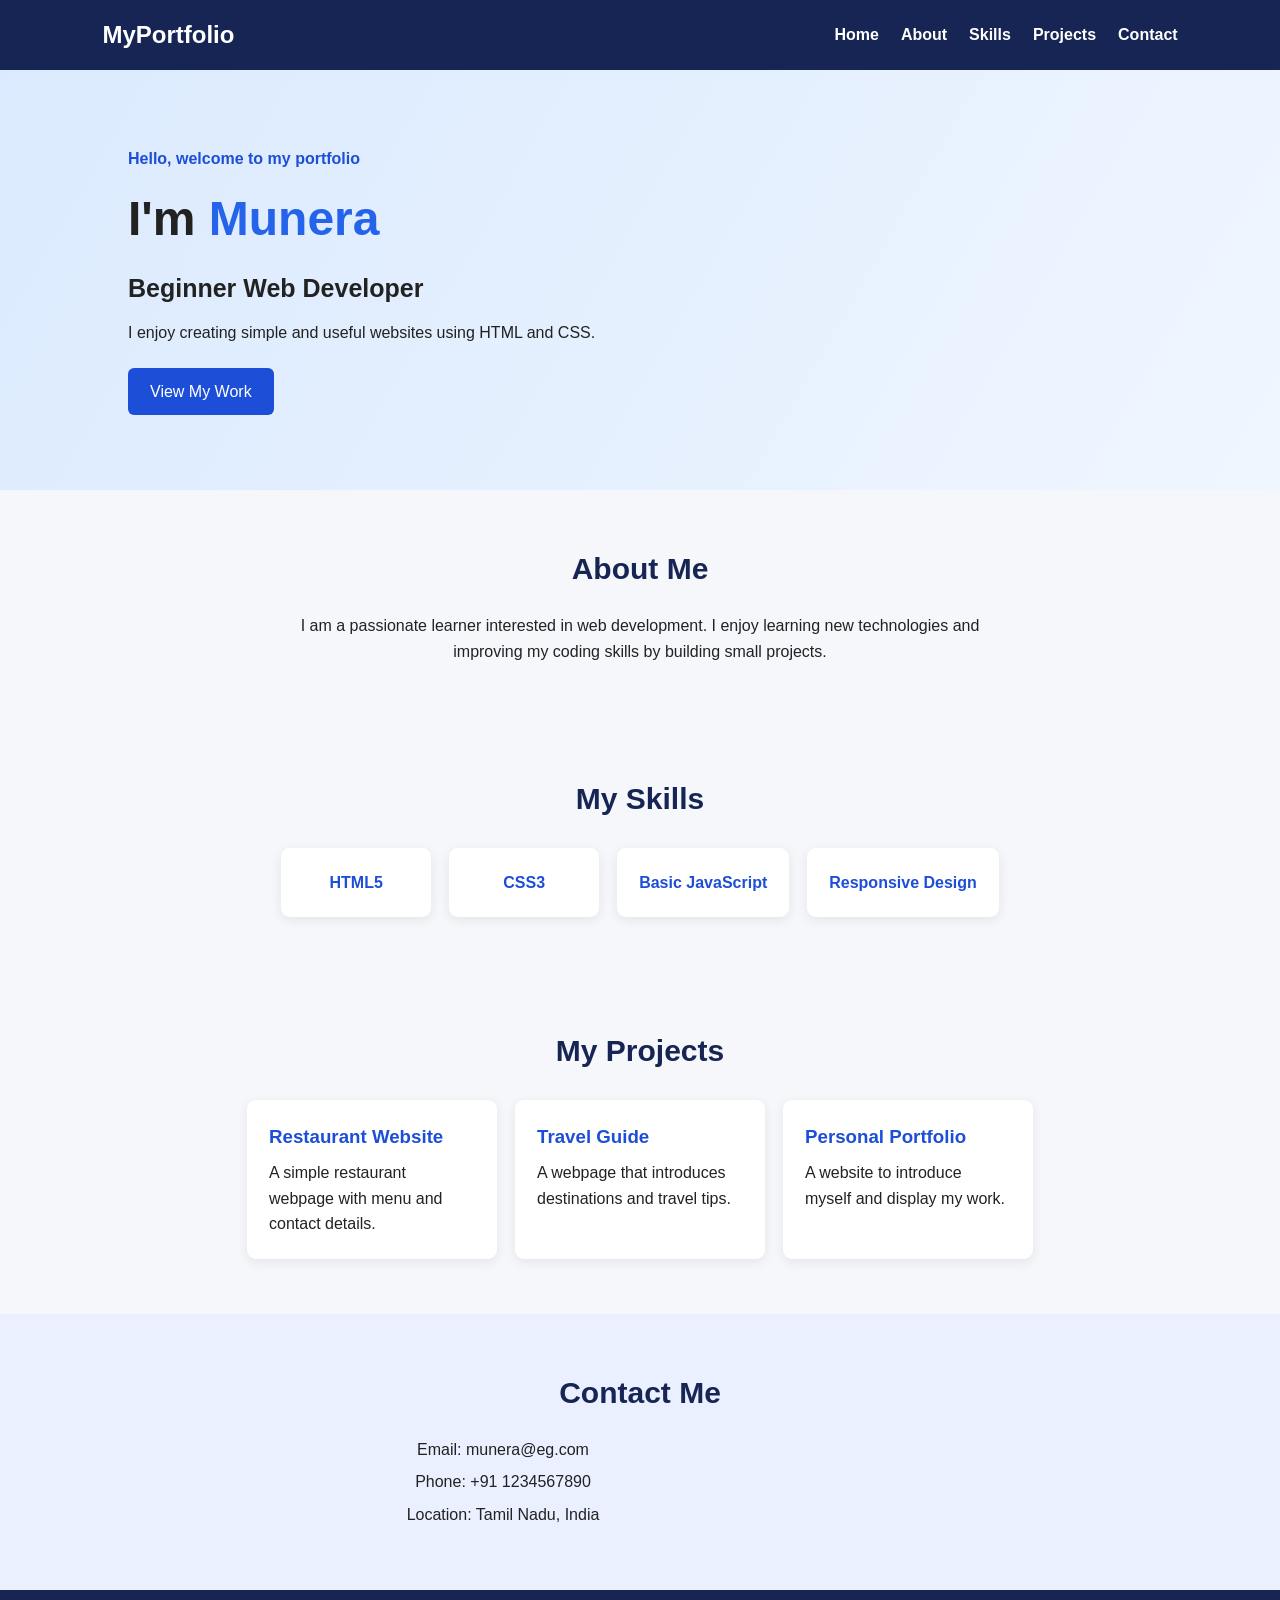
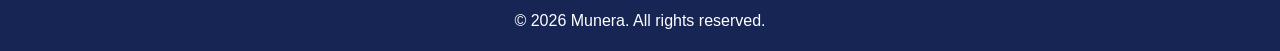
<file: Daily Task/Day_10_of_html_Task10/index.html>
<!DOCTYPE html>
<html lang="en">
<head>
    <meta charset="UTF-8">
    <meta name="viewport" content="width=device-width, initial-scale=1.0">
    <title>My Portfolio</title>
    <link rel="stylesheet" href="style.css">
</head>
<body>
    <header class="header">
        <nav class="navbar">
            <h1 class="logo">MyPortfolio</h1>
            <ul class="nav-links">
                <li><a href="#home">Home</a></li>
                <li><a href="#about">About</a></li>
                <li><a href="#skills">Skills</a></li>
                <li><a href="#projects">Projects</a></li>
                <li><a href="#contact">Contact</a></li>
            </ul>
        </nav>
    </header>

    <main>
        <section id="home" class="hero">
            <div class="hero-content">
                <p class="intro">Hello, welcome to my portfolio</p>
                <h2>I'm <span>Munera</span></h2>
                <h3>Beginner Web Developer</h3>
                <p>I enjoy creating simple and useful websites using HTML and CSS.</p>
                <a class="button" href="#projects">View My Work</a>
            </div>
        </section>

        <section id="about" class="section">
            <h2>About Me</h2>
            <p>
                I am a passionate learner interested in web development.
                I enjoy learning new technologies and improving my coding skills
                by building small projects.
            </p>
        </section>

        <section id="skills" class="section">
            <h2>My Skills</h2>
            <div class="skill-list">
                <div class="skill-card">HTML5</div>
                <div class="skill-card">CSS3</div>
                <div class="skill-card">Basic JavaScript</div>
                <div class="skill-card">Responsive Design</div>
            </div>
        </section>

        <section id="projects" class="section">
            <h2>My Projects</h2>
            <div class="project-list">
                <article class="project-card">
                    <h3>Restaurant Website</h3>
                    <p>A simple restaurant webpage with menu and contact details.</p>
                </article>
                <article class="project-card">
                    <h3>Travel Guide</h3>
                    <p>A webpage that introduces destinations and travel tips.</p>
                </article>
                <article class="project-card">
                    <h3>Personal Portfolio</h3>
                    <p>A website to introduce myself and display my work.</p>
                </article>
            </div>
        </section>

        <section id="contact" class="section contact">
            <h2>Contact Me</h2>
            <p>Email: munera@eg.com</p>
            <p>Phone: +91 1234567890</p>
            <p>Location: Tamil Nadu, India</p>
        </section>
    </main>

    <footer class="footer">
        <p>&copy; 2026 Munera. All rights reserved.</p>
    </footer>
</body>
</html>
</file>
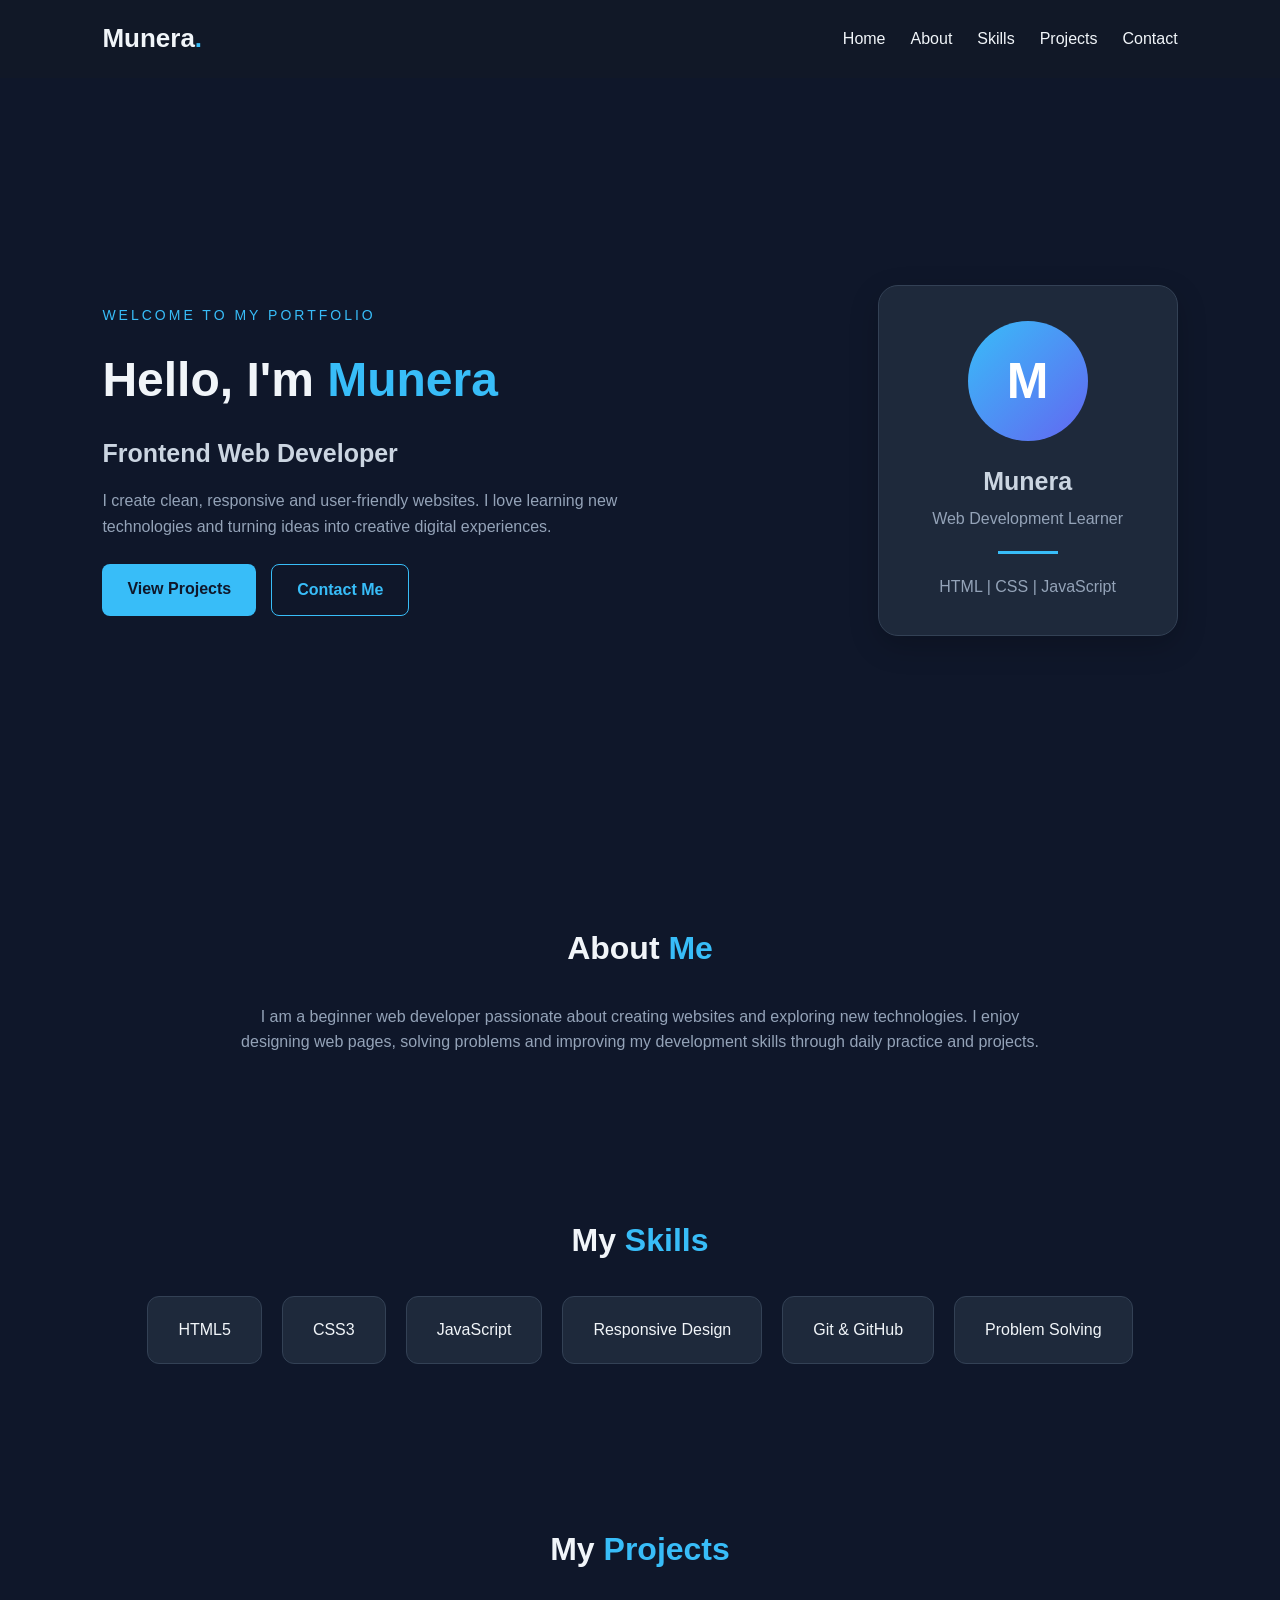
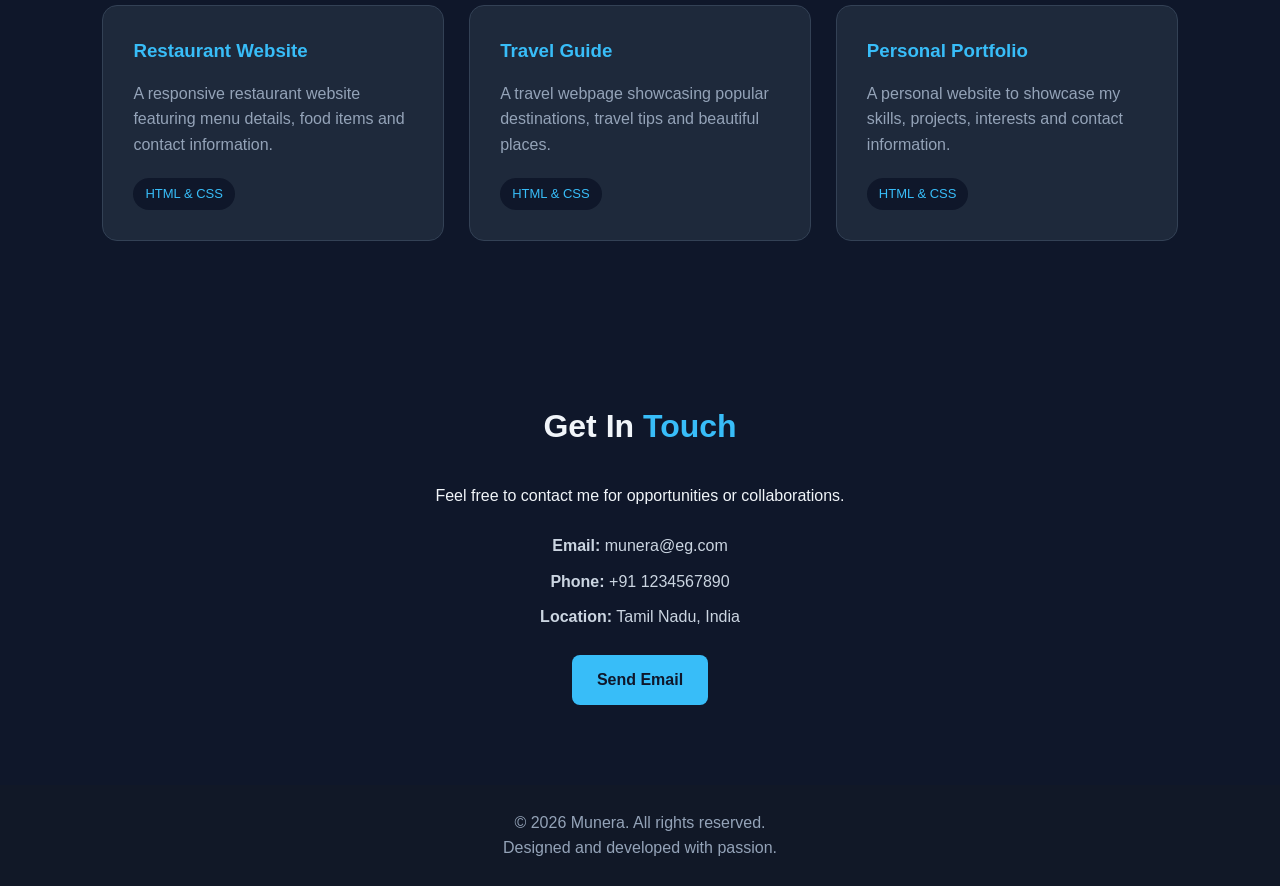
<file: Daily Task/Day_11_of_html_Task11/index.html>
<!DOCTYPE html>
<html lang="en">
<head>
    <meta charset="UTF-8">
    <meta name="viewport" content="width=device-width, initial-scale=1.0">
    <title>Munera | Portfolio</title>
    <link rel="stylesheet" href="style.css">
</head>
<body>

    <header class="header">
        <nav class="navbar">
            <h1 class="logo">Munera<span>.</span></h1>

            <ul class="nav-links">
                <li><a href="#home">Home</a></li>
                <li><a href="#about">About</a></li>
                <li><a href="#skills">Skills</a></li>
                <li><a href="#projects">Projects</a></li>
                <li><a href="#contact">Contact</a></li>
            </ul>
        </nav>
    </header>

    <main>

        <!-- Home Section -->
        <section id="home" class="hero">
            <div class="hero-content">
                <p class="welcome">WELCOME TO MY PORTFOLIO</p>

                <h2>Hello, I'm <span>Munera</span></h2>

                <h3>Frontend Web Developer</h3>

                <p class="description">
                    I create clean, responsive and user-friendly websites.
                    I love learning new technologies and turning ideas
                    into creative digital experiences.
                </p>

                <div class="hero-buttons">
                    <a href="#projects" class="button">View Projects</a>
                    <a href="#contact" class="button secondary">Contact Me</a>
                </div>
            </div>

            <div class="profile-card">
                <div class="profile-circle">M</div>
                <h3>Munera</h3>
                <p>Web Development Learner</p>
                <div class="profile-line"></div>
                <p>HTML | CSS | JavaScript</p>
            </div>
        </section>

        <!-- About Section -->
        <section id="about" class="section">
            <h2>About <span>Me</span></h2>

            <p class="section-text">
                I am a beginner web developer passionate about creating
                websites and exploring new technologies. I enjoy designing
                web pages, solving problems and improving my development
                skills through daily practice and projects.
            </p>
        </section>

        <!-- Skills Section -->
        <section id="skills" class="section">
            <h2>My <span>Skills</span></h2>

            <div class="skill-list">
                <div class="skill-card">HTML5</div>
                <div class="skill-card">CSS3</div>
                <div class="skill-card">JavaScript</div>
                <div class="skill-card">Responsive Design</div>
                <div class="skill-card">Git & GitHub</div>
                <div class="skill-card">Problem Solving</div>
            </div>
        </section>

        <!-- Projects Section -->
        <section id="projects" class="section">
            <h2>My <span>Projects</span></h2>

            <div class="project-list">

                <article class="project-card">
                    <h3>Restaurant Website</h3>
                    <p>
                        A responsive restaurant website featuring menu
                        details, food items and contact information.
                    </p>
                    <span class="tag">HTML & CSS</span>
                </article>

                <article class="project-card">
                    <h3>Travel Guide</h3>
                    <p>
                        A travel webpage showcasing popular destinations,
                        travel tips and beautiful places.
                    </p>
                    <span class="tag">HTML & CSS</span>
                </article>

                <article class="project-card">
                    <h3>Personal Portfolio</h3>
                    <p>
                        A personal website to showcase my skills,
                        projects, interests and contact information.
                    </p>
                    <span class="tag">HTML & CSS</span>
                </article>

            </div>
        </section>

        <!-- Contact Section -->
        <section id="contact" class="section contact">
            <h2>Get In <span>Touch</span></h2>

            <p>Feel free to contact me for opportunities or collaborations.</p>

            <div class="contact-info">
                <p><strong>Email:</strong> munera@eg.com</p>
                <p><strong>Phone:</strong> +91 1234567890</p>
                <p><strong>Location:</strong> Tamil Nadu, India</p>
            </div>

            <a href="mailto:munera@eg.com" class="button">Send Email</a>
        </section>
    </main>
    <footer class="footer">
        <p>&copy; 2026 Munera. All rights reserved.</p>
        <p>Designed and developed with passion.</p>
    </footer>

</body>
</html>
</file>
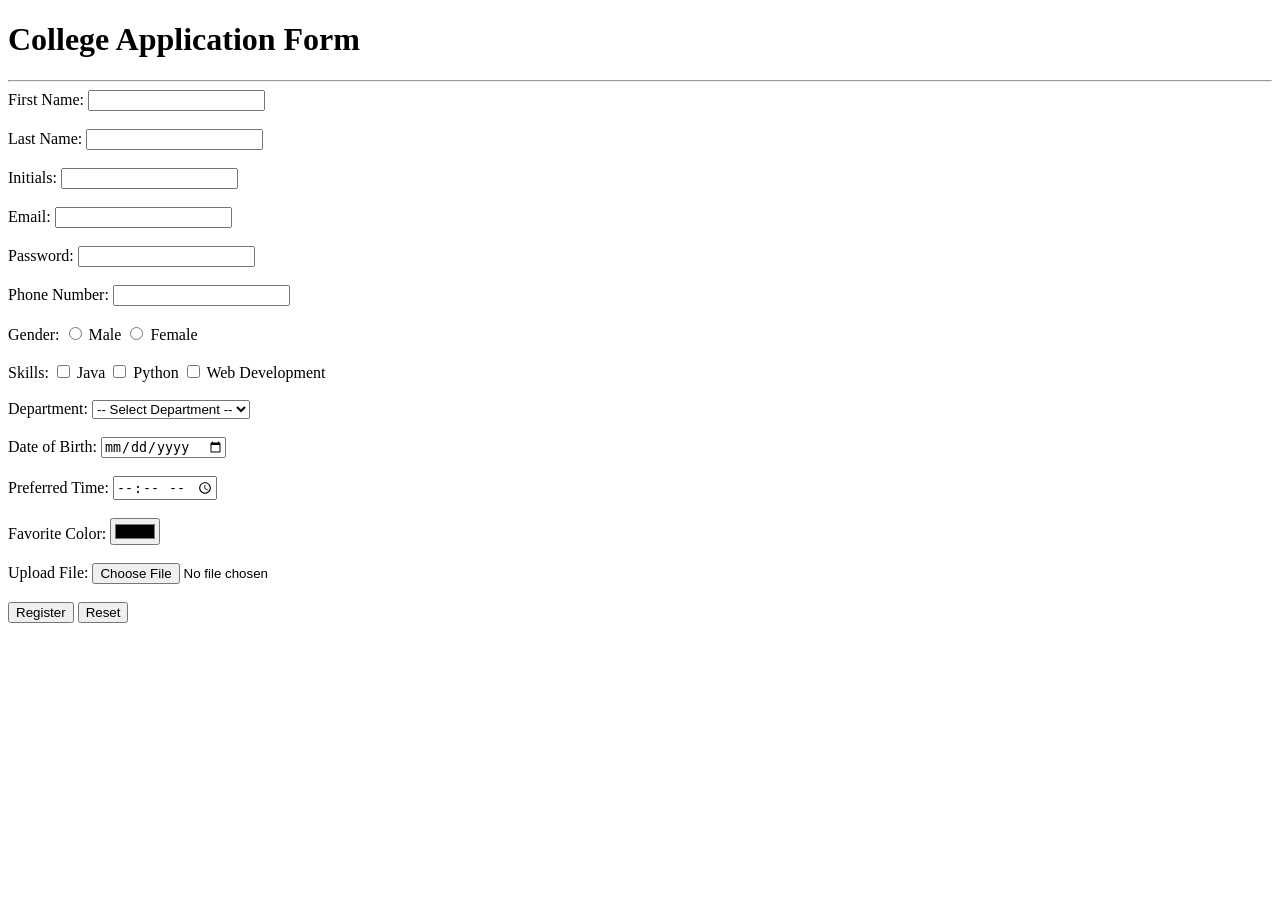
<file: Daily Task/Day_2_of_html_Task2/index.html>
<!DOCTYPE html>
<html>

<head>
    <title>College Application Form</title>
</head>

<body>

    <h1>College Application Form</h1>

    <hr>

    <form>

        <label for="first_name">First Name:</label>
        <input type="text" id="first_name" name="first_name" required>

        <br><br>

        <label for="last_name">Last Name:</label>
        <input type="text" id="last_name" name="last_name">

        <br><br>

        <label for="initials">Initials:</label>
        <input type="text" id="initials" name="initials" required>

        <br><br>

        <label for="email">Email:</label>
        <input type="email" id="email" name="email" required>

        <br><br>

        <label for="password">Password:</label>
        <input type="password" id="password" name="password" required>

        <br><br>

        <label for="phone">Phone Number:</label>
        <input type="tel" id="phone" name="phone" required>

        <br><br>

        <label>Gender:</label>

        <input type="radio" name="gender" value="male">
        <label>Male</label>

        <input type="radio" name="gender" value="female">
        <label>Female</label>

        <br><br>

        <label>Skills:</label>

        <input type="checkbox" name="skill" value="java">
        <label>Java</label>

        <input type="checkbox" name="skill" value="python">
        <label>Python</label>

        <input type="checkbox" name="skill" value="web">
        <label>Web Development</label>

        <br><br>

        <label for="department">Department:</label>

        <select id="department" name="department">

            <option value="">-- Select Department --</option>
            <option value="it">IT</option>
            <option value="cse">CSE</option>
            <option value="ece">ECE</option>
            <option value="eee">EEE</option>
            <option value="mech">Mechanical</option>

        </select>

        <br><br>

        <label for="dob">Date of Birth:</label>
        <input type="date" id="dob" name="dob">

        <br><br>

        <label for="time">Preferred Time:</label>
        <input type="time" id="time" name="time">

        <br><br>

        <label for="color">Favorite Color:</label>
        <input type="color" id="color" name="color">

        <br><br>

        <label for="file">Upload File:</label>
        <input type="file" id="file" name="file">

        <br><br>

        <input type="submit" value="Register">

        <input type="reset" value="Reset">

    </form>

</body>

</html>
</file>
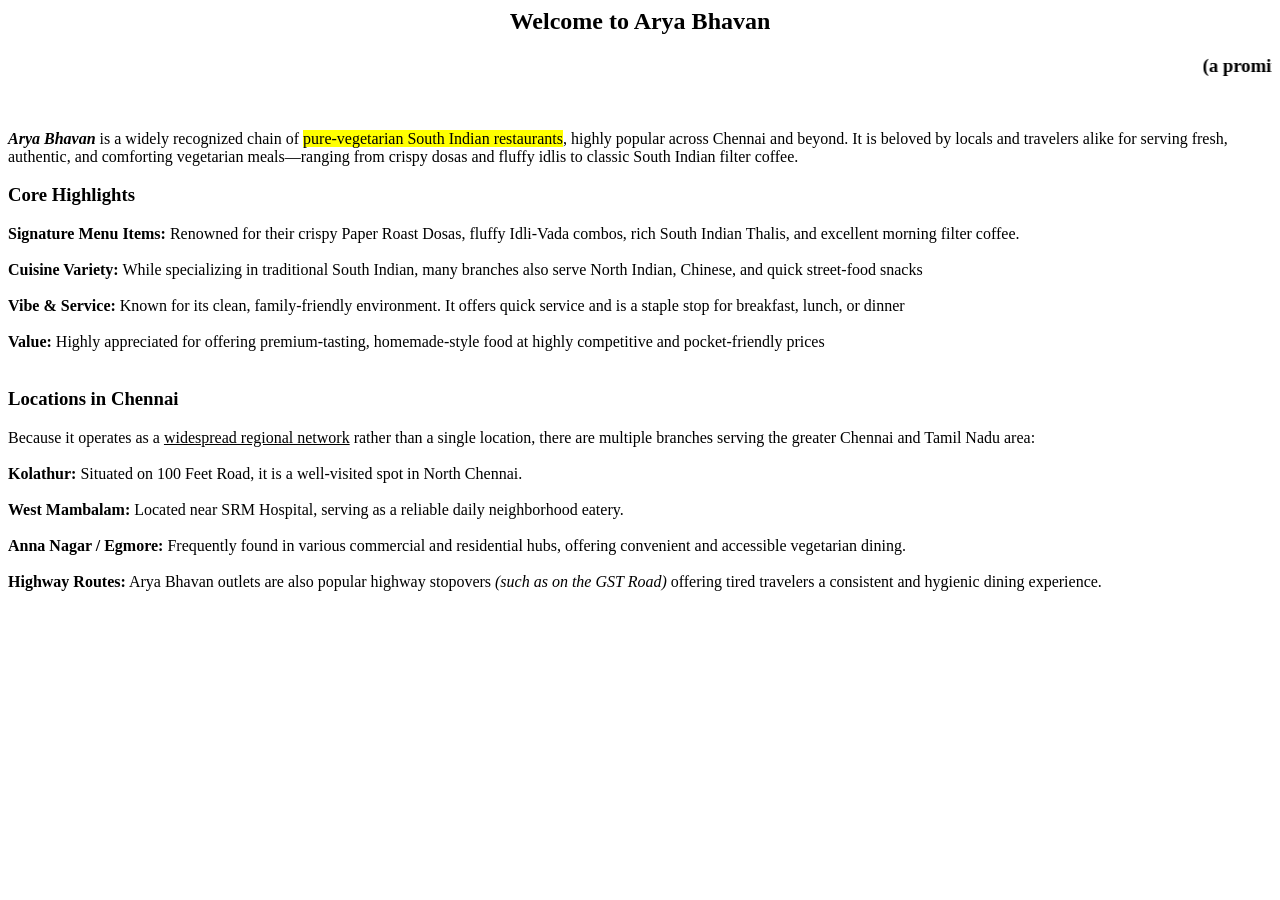
<file: Daily Task/Day_1_of_html_Task1/aryabhavan.html>
<html>
<head>
<title> Arya Bhavan </title>
</head>
<body>
<h2> <center>Welcome to Arya Bhavan</center></h2>
<h3> <marquee> (a prominent international chain with branches in Chennai, Coimbatore, the UK, and Paris) </marquee> </h3><br>
<p><b><i> Arya Bhavan</b></i> is a widely recognized chain of <mark>pure-vegetarian South Indian restaurants</mark>, highly popular across Chennai and beyond. 
It is beloved by locals and travelers alike for serving fresh, authentic, and comforting vegetarian meals—ranging from crispy dosas and fluffy idlis 
to classic South Indian filter coffee.</p>
<h3>Core Highlights<br></h3><b>Signature Menu Items:</b> Renowned for their crispy Paper Roast Dosas, fluffy Idli-Vada combos, rich South Indian Thalis, and excellent morning filter coffee.<br><br>
<b>Cuisine Variety:</b> While specializing in traditional South Indian, many branches also serve North Indian, Chinese, and quick street-food snacks<br><br>
<b>Vibe & Service:</b> Known for its clean, family-friendly environment. It offers quick service and is a staple stop for breakfast, lunch, or dinner<br><br>
<b>Value:</b> Highly appreciated for offering premium-tasting, homemade-style food at highly competitive and pocket-friendly prices<br><br>
<b><h3>Locations in Chennai</b></h3>Because it operates as a <u>widespread regional network</u> rather than a single location, there are multiple branches serving the 
greater Chennai and Tamil Nadu area:<br><br><b>Kolathur:</b> Situated on 100 Feet Road, it is a well-visited spot in North Chennai.<br><br><b>West Mambalam:</b> Located near 
SRM Hospital, serving as a reliable daily neighborhood eatery.<br><br><b>Anna Nagar / Egmore:</b> Frequently found in various commercial and residential hubs, 
offering convenient and accessible vegetarian dining.<br><br><b>Highway Routes:</b> Arya Bhavan outlets are also popular highway stopovers <em>(such as on the GST Road)</em> offering tired travelers a consistent and hygienic dining experience.
</body>
</html>
</file>
<file: Daily Task/Day_10_of_html_Task10/style.css>
* {
    margin: 0;
    padding: 0;
    box-sizing: border-box;
}

html {
    scroll-behavior: smooth;
}

body {
    font-family: Arial, sans-serif;
    line-height: 1.6;
    color: #222;
    background-color: #f5f7fb;
}

.header {
    background-color: #172554;
    color: white;
    padding: 16px 8%;
}

.navbar {
    display: flex;
    justify-content: space-between;
    align-items: center;
    flex-wrap: wrap;
    gap: 15px;
}

.logo {
    font-size: 24px;
}

.nav-links {
    display: flex;
    list-style: none;
    gap: 22px;
    flex-wrap: wrap;
}

.nav-links a {
    color: white;
    text-decoration: none;
    font-weight: bold;
}

.nav-links a:hover {
    color: #93c5fd;
}

.hero {
    min-height: 420px;
    display: flex;
    align-items: center;
    padding: 60px 10%;
    background: linear-gradient(120deg, #dbeafe, #eff6ff);
}

.hero-content {
    max-width: 650px;
}

.intro {
    color: #1d4ed8;
    font-weight: bold;
}

.hero h2 {
    font-size: 48px;
    margin: 10px 0;
}

.hero h2 span {
    color: #2563eb;
}

.hero h3 {
    font-size: 25px;
    margin-bottom: 12px;
}

.button {
    display: inline-block;
    margin-top: 22px;
    padding: 11px 22px;
    background-color: #1d4ed8;
    color: white;
    text-decoration: none;
    border-radius: 6px;
}

.button:hover {
    background-color: #1e40af;
}

.section {
    padding: 55px 10%;
    text-align: center;
}

.section h2 {
    color: #172554;
    font-size: 30px;
    margin-bottom: 20px;
}

.section > p {
    max-width: 750px;
    margin: 0 auto;
}

.skill-list,
.project-list {
    display: flex;
    justify-content: center;
    gap: 18px;
    flex-wrap: wrap;
    margin-top: 25px;
}

.skill-card,
.project-card {
    background-color: white;
    padding: 22px;
    border-radius: 9px;
    box-shadow: 0 3px 12px rgba(0, 0, 0, 0.08);
}

.skill-card {
    min-width: 150px;
    font-weight: bold;
    color: #1d4ed8;
}

.project-card {
    width: 250px;
    text-align: left;
}

.project-card h3 {
    color: #1d4ed8;
    margin-bottom: 8px;
}

.contact {
    background-color: #eaf0ff;
}

.contact p {
    margin: 7px 0;
}

.footer {
    background-color: #172554;
    color: white;
    text-align: center;
    padding: 18px;
}

@media (max-width: 600px) {
    .navbar {
        flex-direction: column;
    }

    .nav-links {
        justify-content: center;
        gap: 12px;
    }

    .hero h2 {
        font-size: 36px;
    }

    .hero h3 {
        font-size: 21px;
    }

    .section {
        padding: 40px 6%;
    }
}
</file>
<file: Daily Task/Day_11_of_html_Task11/style.css>
* {
    margin: 0;
    padding: 0;
    box-sizing: border-box;
    scroll-behavior: smooth;
}

body {
    font-family: Arial, sans-serif;
    background-color: #0f172a;
    color: #f1f5f9;
    line-height: 1.6;
}

/* Navbar */

.header {
    background-color: #111827;
    padding: 18px 8%;
    position: sticky;
    top: 0;
    z-index: 100;
}

.navbar {
    display: flex;
    justify-content: space-between;
    align-items: center;
}

.logo {
    font-size: 26px;
    color: #f1f5f9;
}

.logo span,
h2 span {
    color: #38bdf8;
}

.nav-links {
    display: flex;
    list-style: none;
    gap: 25px;
}

.nav-links a {
    text-decoration: none;
    color: #f1f5f9;
    transition: 0.3s;
}

.nav-links a:hover {
    color: #38bdf8;
}

/* Hero */

.hero {
    min-height: 85vh;
    padding: 70px 8%;
    display: flex;
    align-items: center;
    justify-content: space-between;
    gap: 40px;
}

.hero-content {
    max-width: 600px;
}

.welcome {
    color: #38bdf8;
    letter-spacing: 3px;
    font-size: 14px;
}

.hero h2 {
    font-size: 48px;
    margin: 15px 0;
}

.hero h2 span {
    color: #38bdf8;
}

.hero h3 {
    font-size: 25px;
    color: #cbd5e1;
    margin-bottom: 15px;
}

.description {
    color: #94a3b8;
    margin-bottom: 25px;
}

.hero-buttons {
    display: flex;
    gap: 15px;
    flex-wrap: wrap;
}

.button {
    display: inline-block;
    background-color: #38bdf8;
    color: #0f172a;
    padding: 12px 25px;
    text-decoration: none;
    border-radius: 8px;
    font-weight: bold;
    transition: 0.3s;
}

.button:hover {
    background-color: #7dd3fc;
    transform: translateY(-3px);
}

.secondary {
    background-color: transparent;
    color: #38bdf8;
    border: 1px solid #38bdf8;
}

/* Profile Card */

.profile-card {
    background-color: #1e293b;
    padding: 35px;
    text-align: center;
    border-radius: 20px;
    width: 300px;
    border: 1px solid #334155;
    box-shadow: 0 10px 30px rgba(0, 0, 0, 0.2);
}

.profile-circle {
    width: 120px;
    height: 120px;
    border-radius: 50%;
    background: linear-gradient(135deg, #38bdf8, #6366f1);
    color: white;
    display: flex;
    align-items: center;
    justify-content: center;
    font-size: 50px;
    font-weight: bold;
    margin: 0 auto 20px;
}

.profile-card h3 {
    margin-bottom: 5px;
}

.profile-card p {
    color: #94a3b8;
}

.profile-line {
    width: 60px;
    height: 3px;
    background-color: #38bdf8;
    margin: 20px auto;
}

/* General Sections */

.section {
    padding: 80px 8%;
    text-align: center;
}

.section h2 {
    font-size: 32px;
    margin-bottom: 30px;
}

.section-text {
    max-width: 800px;
    margin: auto;
    color: #94a3b8;
}

/* Skills */

.skill-list {
    display: flex;
    justify-content: center;
    flex-wrap: wrap;
    gap: 20px;
}

.skill-card {
    background-color: #1e293b;
    padding: 20px 30px;
    border: 1px solid #334155;
    border-radius: 12px;
    transition: 0.3s;
}

.skill-card:hover {
    border-color: #38bdf8;
    transform: translateY(-5px);
}

/* Projects */

.project-list {
    display: grid;
    grid-template-columns: repeat(3, 1fr);
    gap: 25px;
}

.project-card {
    background-color: #1e293b;
    padding: 30px;
    border-radius: 15px;
    border: 1px solid #334155;
    text-align: left;
    transition: 0.3s;
}

.project-card:hover {
    transform: translateY(-8px);
    border-color: #38bdf8;
}

.project-card h3 {
    color: #38bdf8;
    margin-bottom: 15px;
}

.project-card p {
    color: #94a3b8;
    margin-bottom: 20px;
}

.tag {
    display: inline-block;
    background-color: #0f172a;
    color: #38bdf8;
    padding: 6px 12px;
    border-radius: 20px;
    font-size: 13px;
}

/* Contact */

.contact-info {
    margin: 25px 0;
}

.contact-info p {
    margin: 10px 0;
    color: #cbd5e1;
}

/* Footer */

.footer {
    background-color: #111827;
    text-align: center;
    padding: 25px;
    color: #94a3b8;
}

/* Responsive Design */

@media (max-width: 900px) {
    .hero {
        flex-direction: column;
        text-align: center;
    }

    .hero-buttons {
        justify-content: center;
    }

    .project-list {
        grid-template-columns: repeat(2, 1fr);
    }
}

@media (max-width: 600px) {
    .navbar {
        flex-direction: column;
        gap: 15px;
    }

    .nav-links {
        flex-wrap: wrap;
        justify-content: center;
        gap: 15px;
    }

    .hero h2 {
        font-size: 36px;
    }

    .hero h3 {
        font-size: 21px;
    }

    .project-list {
        grid-template-columns: 1fr;
    }

    .profile-card {
        width: 100%;
        max-width: 300px;
    }

    .section {
        padding: 50px 6%;
    }
}
</file>
